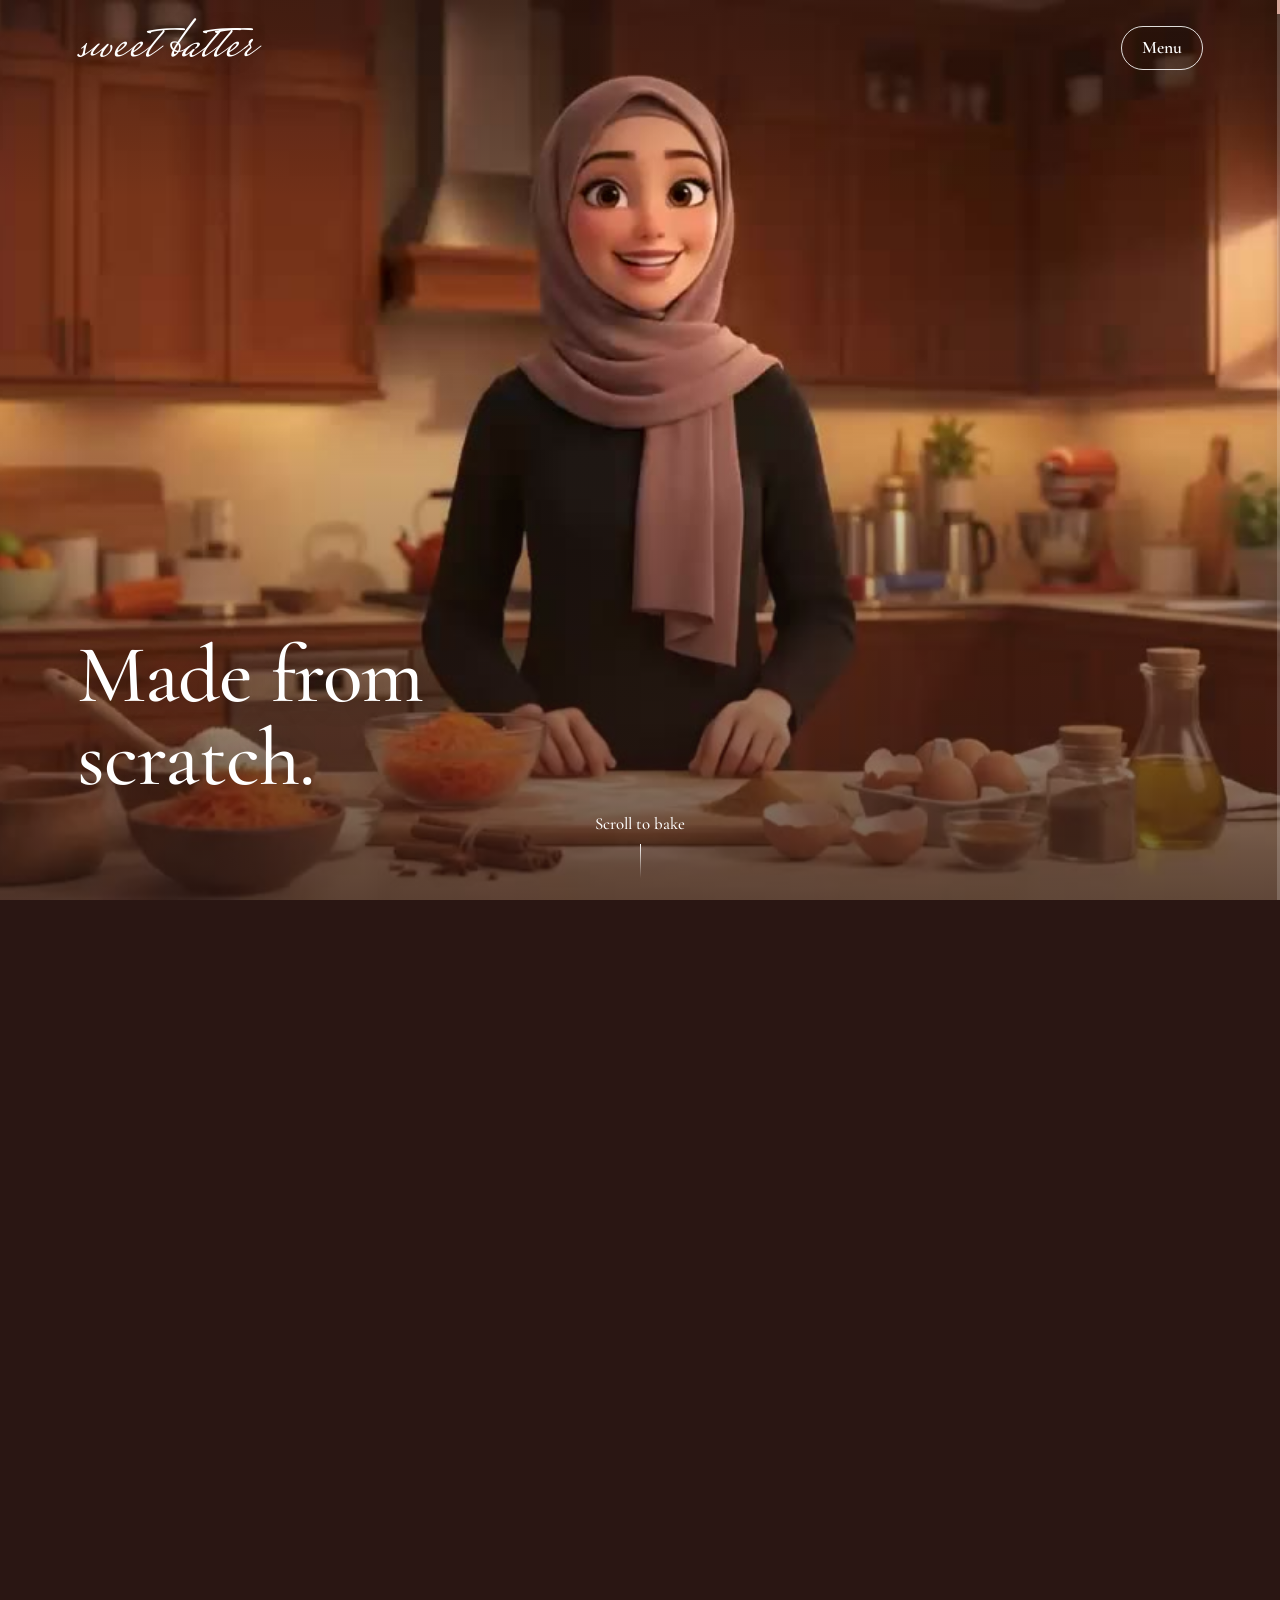
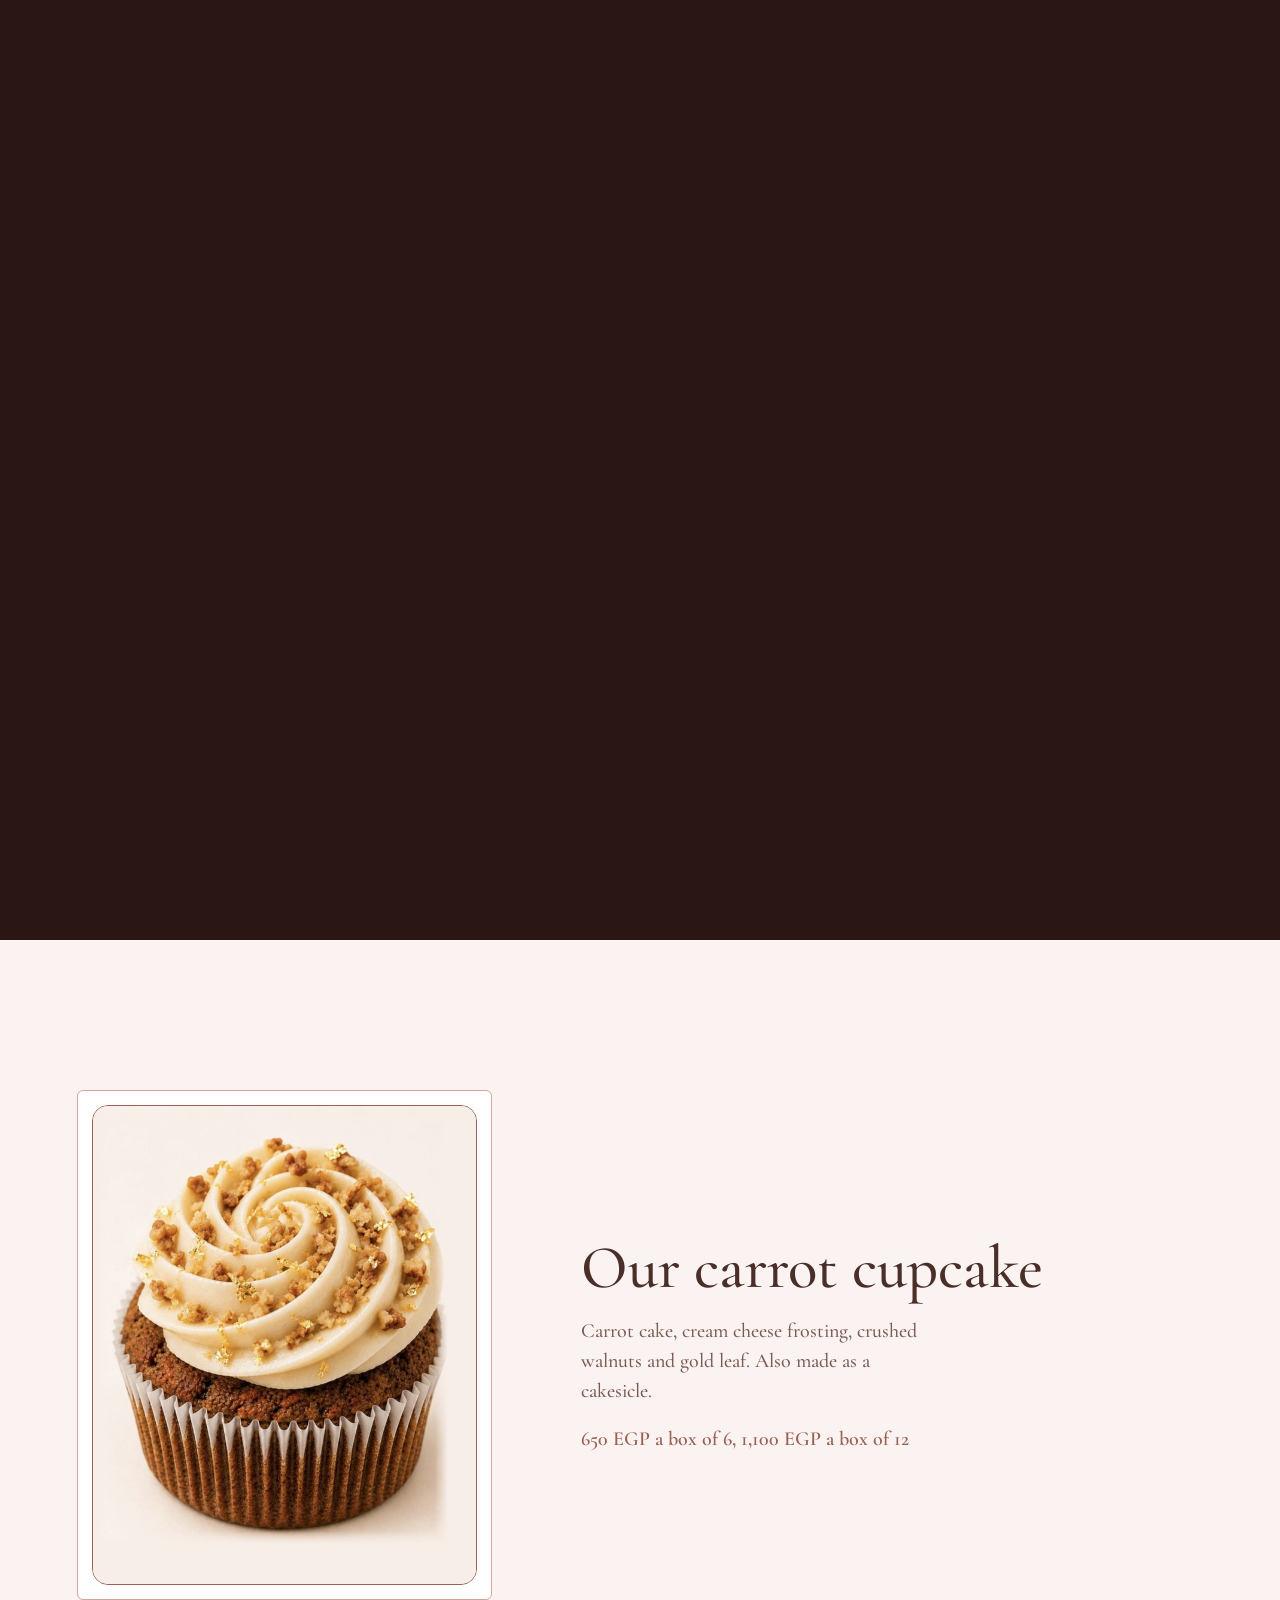
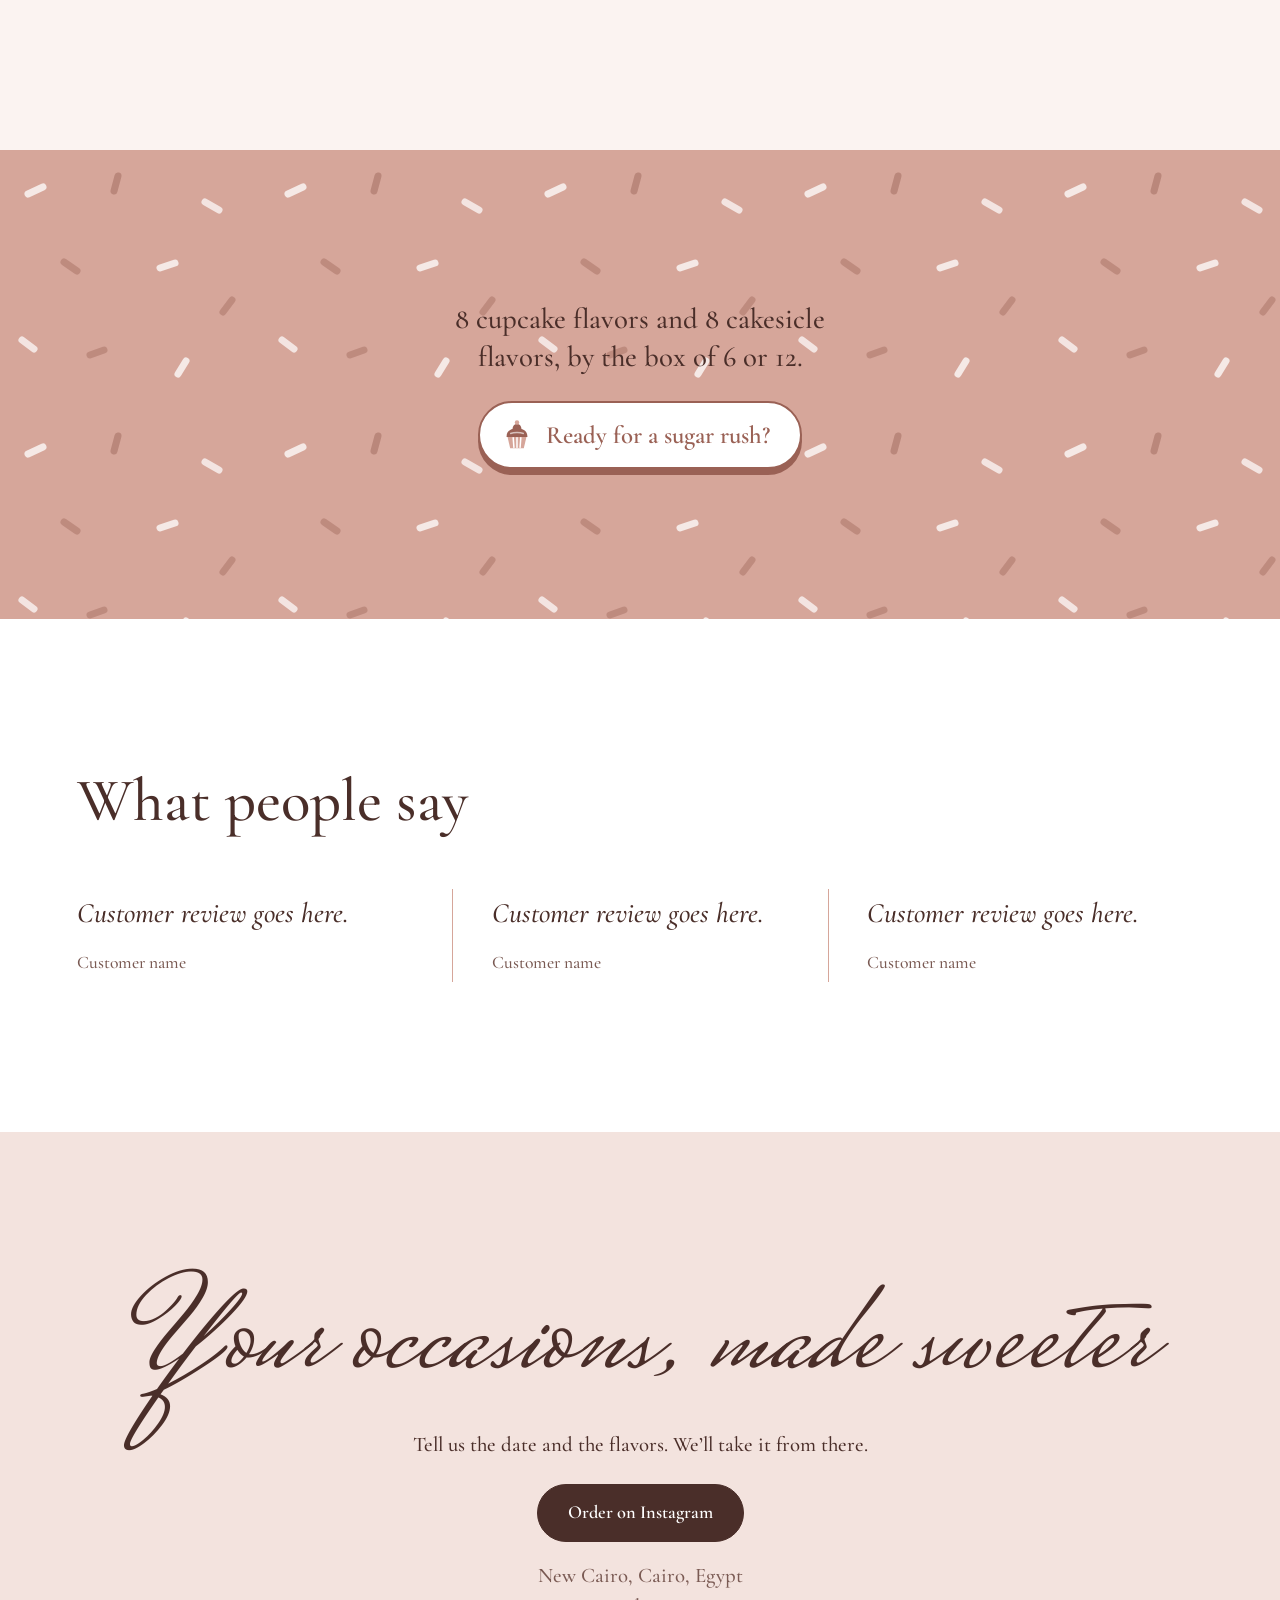
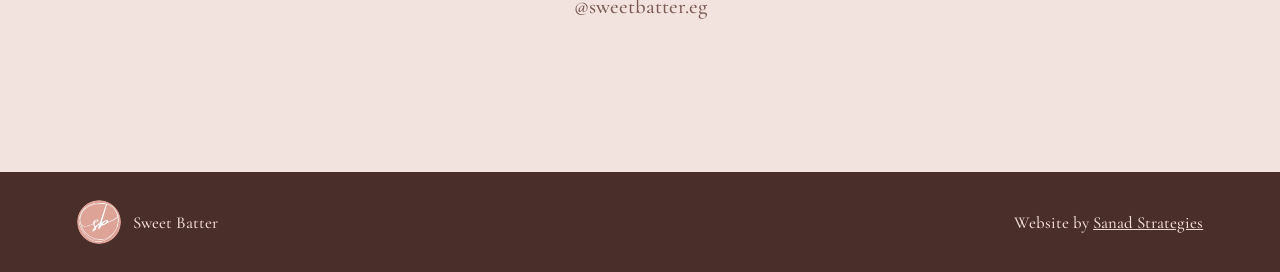
<file: index.html>
<!DOCTYPE html>
<html lang="en">
<head>
<meta charset="utf-8">
<meta name="viewport" content="width=device-width, initial-scale=1, viewport-fit=cover">
<title>Sweet Batter | Premium Cupcakes &amp; Cakesicles in New Cairo</title>
<meta name="description" content="Your occasions, made sweeter. Premium cupcakes and cakesicles in New Cairo, Egypt.">
<meta name="theme-color" content="#d6a69a">
<link rel="icon" href="logo.png">
<link rel="preconnect" href="https://fonts.googleapis.com">
<link rel="preconnect" href="https://fonts.gstatic.com" crossorigin>
<link href="https://fonts.googleapis.com/css2?family=Cormorant+Garamond:ital,wght@0,500;0,600;1,500&family=Mrs+Saint+Delafield&display=swap" rel="stylesheet">
<link rel="stylesheet" href="style.css">
</head>
<body>

<header class="hero" id="hero">
  <div class="stage">
    <video id="vid" muted playsinline preload="auto" poster="poster.jpg" aria-hidden="true" tabindex="-1"></video>
    <a class="mark" href="index.html">sweet batter</a>
    <a class="toplink" href="menu.html">Menu</a>

    <div class="beats">
      <div class="beat on" data-from="0" data-to="0.13">
        <h1>Made from scratch.</h1>
      </div>
      <div class="beat" data-from="0.14" data-to="0.33">
        <h2>Carrot cake batter, folded by hand.</h2>
      </div>
      <div class="beat" data-from="0.34" data-to="0.54">
        <h2>Baked until golden.</h2>
      </div>
      <div class="beat" data-from="0.55" data-to="0.74">
        <h2>Cream cheese frosting, whipped fresh.</h2>
      </div>
      <div class="beat final" data-from="0.78" data-to="1.01">
        <h2>The Baker&rsquo;s Pick</h2>
        <p>Carrot cake, cream cheese frosting, crushed walnuts and gold leaf.</p>
        <a class="sugar" href="menu.html">
          <svg viewBox="0 0 32 32" aria-hidden="true"><path d="M7 17.5 9.6 28.5h12.8L25 17.5z" fill="#d6a69a"/><path d="M12.4 18.5l.7 9.2M16 18.5v9.2M19.6 18.5l-.7 9.2" stroke="#fff" stroke-width="1.4" stroke-linecap="round"/><path d="M6.2 17.8C6 12.6 9.6 11 11.8 10.4 11.7 7.6 13.6 5.6 16 5.6s4.3 2 4.2 4.8c2.2.6 5.8 2.2 5.6 7.4z" fill="#9a6155"/><path d="M10 14.6c3-1.2 9-1.2 12 0" stroke="#fff" stroke-width="1.3" stroke-linecap="round" opacity=".6" fill="none"/><circle cx="16" cy="4.2" r="2.1" fill="#d6a69a"/></svg>
          <span>Ready for a sugar rush?</span>
        </a>
      </div>
    </div>

    <div class="hint" id="hint" aria-hidden="true">Scroll to bake<i></i></div>
    <div class="bar" aria-hidden="true"><b id="barfill"></b></div>
  </div>
</header>

<main>
  <section class="pad" id="signature">
    <div class="wrap feature">
      <div class="frame"><div><img src="cupcake-bakers-pick.jpg" alt="The Baker's Pick carrot cupcake with cream cheese frosting, crushed walnuts and gold leaf" loading="lazy" width="640" height="800"></div></div>
      <div>
        <h2>Our carrot cupcake</h2>
        <p>Carrot cake, cream cheese frosting, crushed walnuts and gold leaf. Also made as a cakesicle.</p>
        <p class="price">650 EGP a box of 6, 1,100 EGP a box of 12</p>
      </div>
    </div>
  </section>

  <section class="pad rush" id="rush">
    <div class="wrap">
      <p>8 cupcake flavors and 8 cakesicle flavors, by the box of 6 or 12.</p>
      <a class="sugar" href="menu.html">
        <svg viewBox="0 0 32 32" aria-hidden="true"><path d="M7 17.5 9.6 28.5h12.8L25 17.5z" fill="#d6a69a"/><path d="M12.4 18.5l.7 9.2M16 18.5v9.2M19.6 18.5l-.7 9.2" stroke="#fff" stroke-width="1.4" stroke-linecap="round"/><path d="M6.2 17.8C6 12.6 9.6 11 11.8 10.4 11.7 7.6 13.6 5.6 16 5.6s4.3 2 4.2 4.8c2.2.6 5.8 2.2 5.6 7.4z" fill="#9a6155"/><path d="M10 14.6c3-1.2 9-1.2 12 0" stroke="#fff" stroke-width="1.3" stroke-linecap="round" opacity=".6" fill="none"/><circle cx="16" cy="4.2" r="2.1" fill="#d6a69a"/></svg>
        <span>Ready for a sugar rush?</span>
      </a>
    </div>
  </section>

  <section class="pad reviews" id="reviews">
    <div class="wrap">
      <h2 class="title">What people say</h2>
      <div class="quotes">
        <!-- EDIT: paste real reviews from the REVIEWS highlight -->
        <figure class="quote"><blockquote>Customer review goes here.</blockquote><cite>Customer name</cite></figure>
        <figure class="quote"><blockquote>Customer review goes here.</blockquote><cite>Customer name</cite></figure>
        <figure class="quote"><blockquote>Customer review goes here.</blockquote><cite>Customer name</cite></figure>
      </div>
    </div>
  </section>

  <section class="pad order" id="order">
    <div class="wrap">
      <div class="script">Your occasions, made sweeter</div>
      <p>Tell us the date and the flavors. We&rsquo;ll take it from there.</p>
      <a class="btn" href="https://ig.me/m/sweetbatter.eg" target="_blank" rel="noopener">Order on Instagram</a>
      <p class="where">New Cairo, Cairo, Egypt<br>@sweetbatter.eg</p>
    </div>
  </section>
</main>

<footer>
  <div class="brand"><img src="logo.png" alt=""><span>Sweet Batter</span></div>
  <span>Website by <a href="https://sanad-strategies.com/" style="color:inherit;text-decoration:underline">Sanad Strategies</a></span>
</footer>

<script>
(function(){
  var hero  = document.getElementById('hero');
  var vid   = document.getElementById('vid');
  var hint  = document.getElementById('hint');
  var fill  = document.getElementById('barfill');
  var beats = Array.prototype.slice.call(document.querySelectorAll('.beat'));
  var reduce = window.matchMedia('(prefers-reduced-motion: reduce)').matches;
  var portrait = window.matchMedia('(max-aspect-ratio: 1/1)').matches || window.innerWidth <= 820;

  vid.src = portrait ? 'hero-phone.mp4' : 'hero.mp4';
  vid.load();

  var duration = 0, target = 0, current = 0, unlocked = false;
  function clamp(v,a,b){ return Math.max(a, Math.min(b, v)); }

  function showFinal(){
    document.documentElement.classList.add('static');
    beats.forEach(function(b){ b.classList.toggle('on', b.classList.contains('final')); });
    if (duration) vid.currentTime = Math.max(0, duration - 0.05);
    else vid.addEventListener('loadedmetadata', function(){ vid.currentTime = Math.max(0, vid.duration - 0.05); }, {once:true});
  }

  vid.addEventListener('loadedmetadata', function(){ duration = vid.duration || 0; });
  vid.addEventListener('error', function(){ vid.removeAttribute('src'); });

  if (reduce){ showFinal(); return; }

  /* Mobile browsers only allow seeking after a first user-initiated play. */
  function unlock(){
    if (unlocked) return; unlocked = true;
    var p = vid.play();
    if (p && p.then) p.then(function(){ vid.pause(); }).catch(function(){});
    else vid.pause();
  }
  window.addEventListener('touchstart', unlock, {passive:true, once:true});
  window.addEventListener('pointerdown', unlock, {passive:true, once:true});
  window.addEventListener('scroll', unlock, {passive:true, once:true});

  function readProgress(){
    var total = hero.offsetHeight - window.innerHeight;
    var top = hero.getBoundingClientRect().top;
    return clamp(-top / total, 0, 1);
  }
  function updateBeats(p){
    beats.forEach(function(b){
      var from = parseFloat(b.dataset.from), to = parseFloat(b.dataset.to);
      b.classList.toggle('on', p >= from && p <= to);
    });
    hint.classList.toggle('hide', p > 0.02);
    fill.style.height = (p * 100).toFixed(1) + '%';
  }
  function tick(){
    target = readProgress();
    current += (target - current) * 0.18;
    if (Math.abs(target - current) < 0.0004) current = target;
    if (duration && !vid.seeking){
      var t = current * duration;
      if (Math.abs(vid.currentTime - t) > 0.012) vid.currentTime = t;
    }
    updateBeats(current);
    requestAnimationFrame(tick);
  }
  requestAnimationFrame(tick);
})();
</script>
<!-- Cloudflare Web Analytics --><script type='module' src='https://static.cloudflareinsights.com/beacon.min.js' data-cf-beacon='{"token": "be84ea1fd5b64f1d8b144b6c0d25bad8"}'></script><!-- End Cloudflare Web Analytics -->
</body>
</html>
</file>
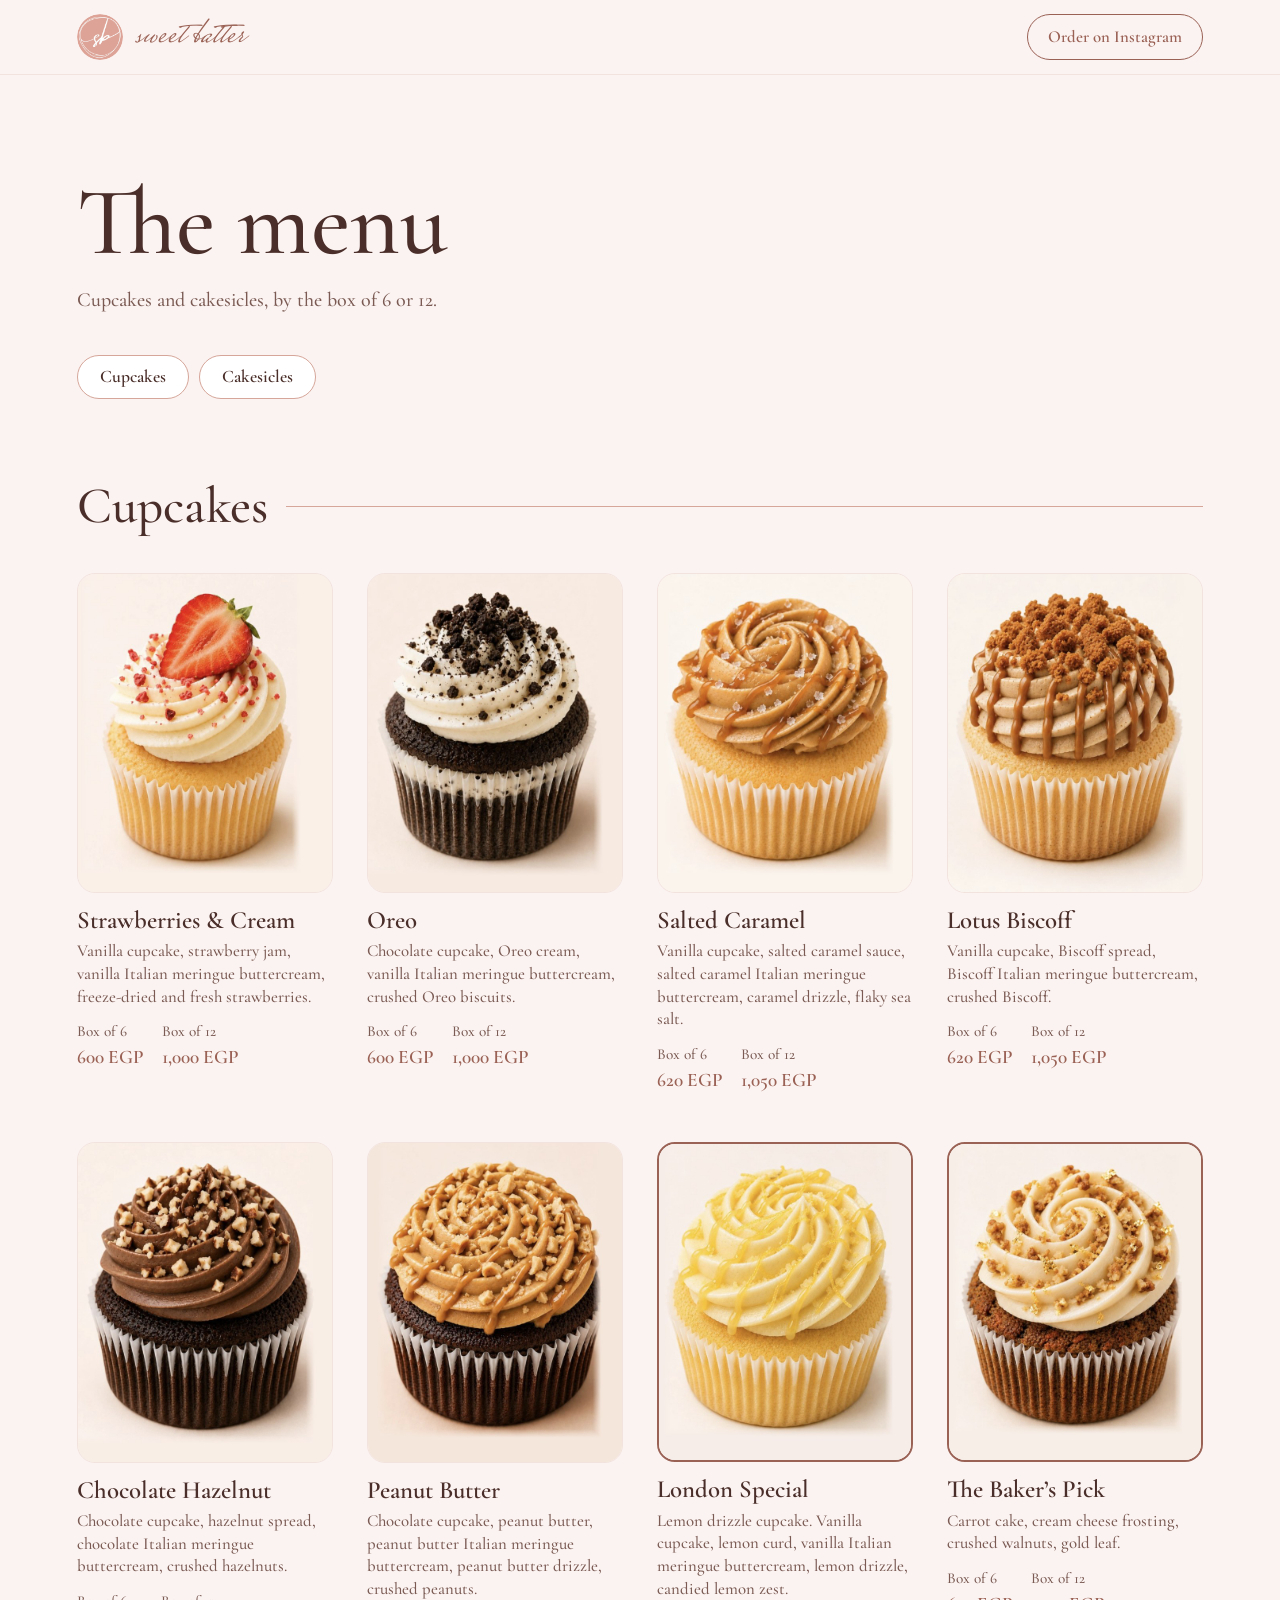
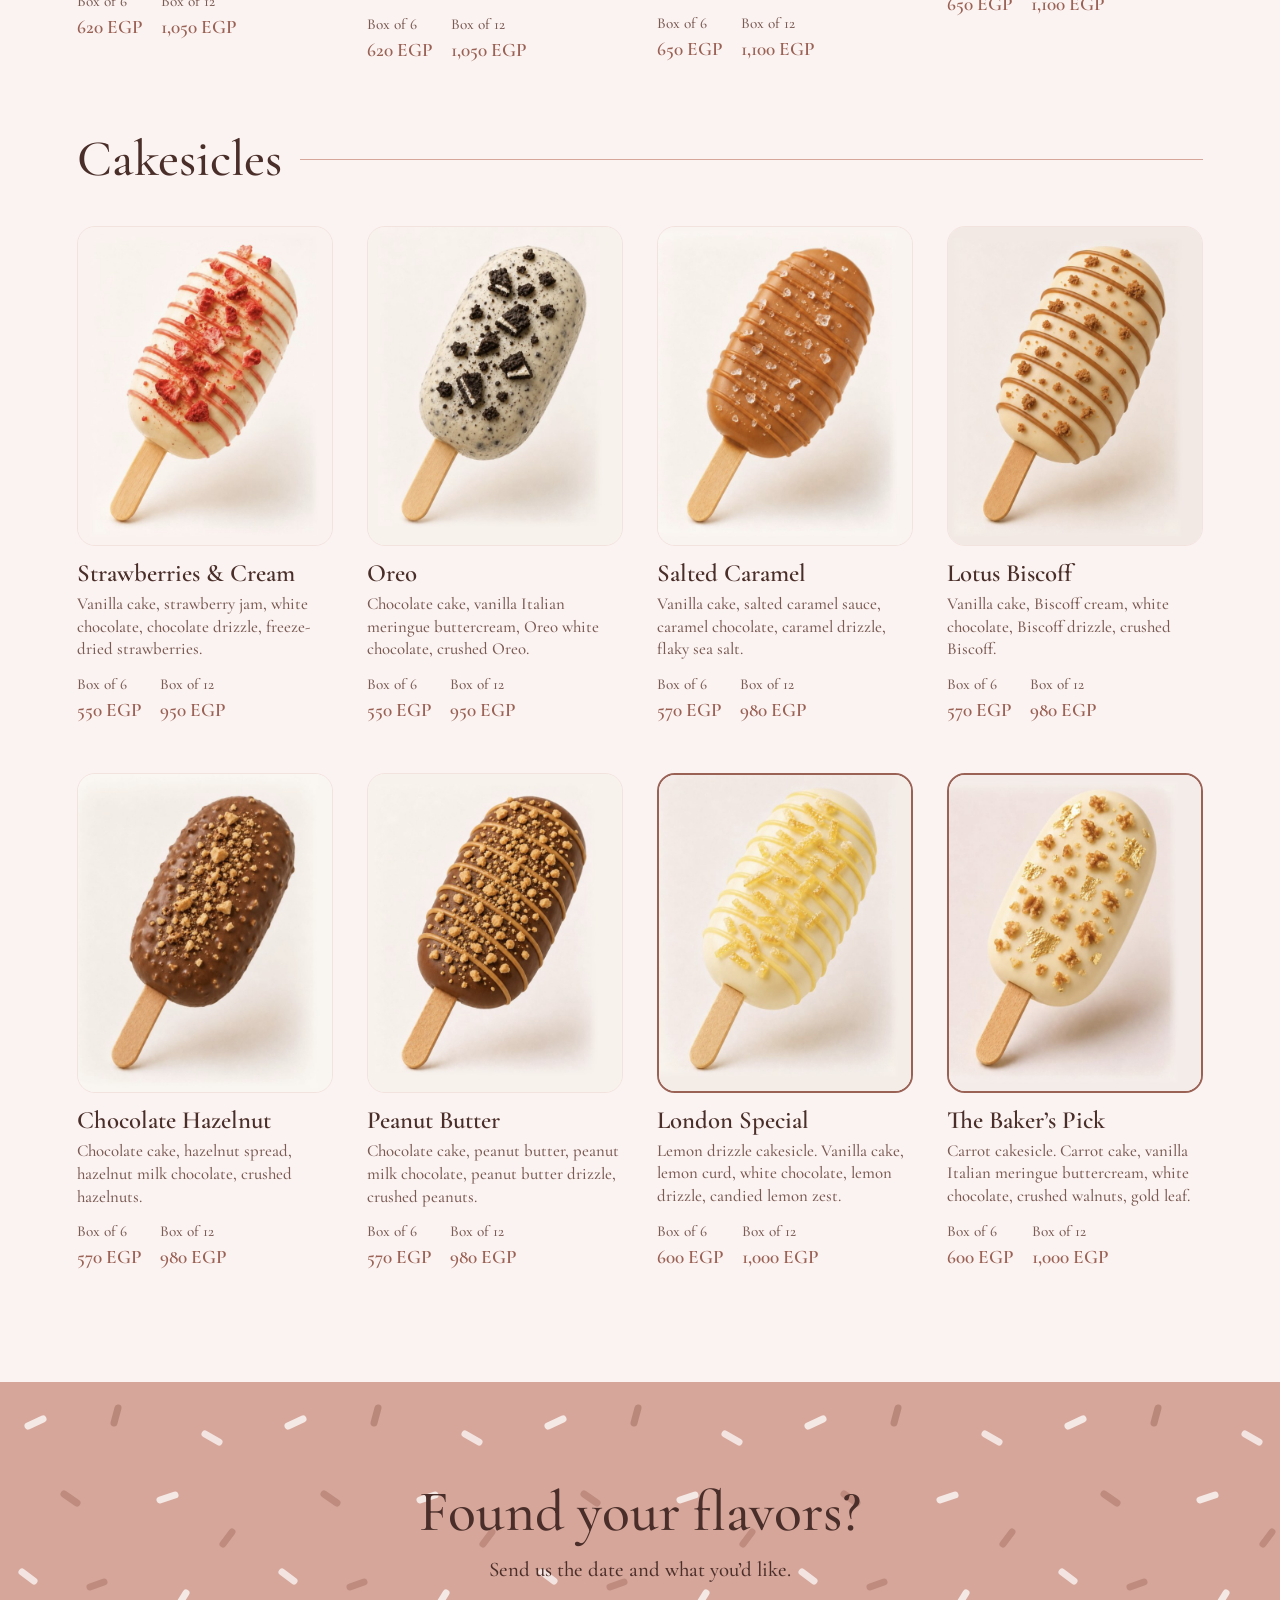
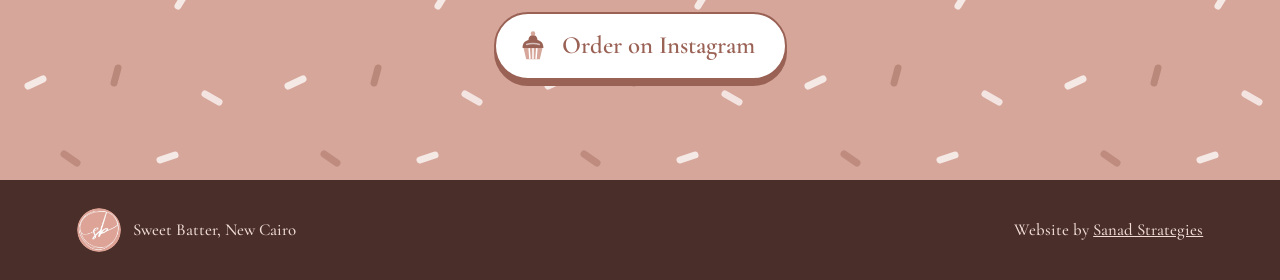
<file: menu.html>
<!DOCTYPE html>
<html lang="en">
<head>
<meta charset="utf-8">
<meta name="viewport" content="width=device-width, initial-scale=1, viewport-fit=cover">
<title>Menu | Sweet Batter</title>
<meta name="description" content="Sweet Batter cupcakes and cakesicles, by the box of 6 or 12. New Cairo, Egypt.">
<meta name="theme-color" content="#d6a69a">
<link rel="icon" href="logo.png">
<link rel="preconnect" href="https://fonts.googleapis.com">
<link rel="preconnect" href="https://fonts.gstatic.com" crossorigin>
<link href="https://fonts.googleapis.com/css2?family=Cormorant+Garamond:ital,wght@0,500;0,600;1,500&family=Mrs+Saint+Delafield&display=swap" rel="stylesheet">
<link rel="stylesheet" href="style.css">
</head>
<body>

<header class="topbar">
  <a class="brand" href="index.html" aria-label="Sweet Batter home"><img src="logo.png" alt=""><span>sweet batter</span></a>
  <a class="pill-link" href="https://ig.me/m/sweetbatter.eg" target="_blank" rel="noopener">Order on Instagram</a>
</header>

<main>
  <section class="intro">
    <h1>The menu</h1>
    <p>Cupcakes and cakesicles, by the box of 6 or 12.</p>
    <nav class="tabs" aria-label="Menu sections">
      <a href="#cupcakes">Cupcakes</a>
      <a href="#cakesicles">Cakesicles</a>
    </nav>
  </section>

  <section class="group" aria-labelledby="cupcakes">
    <h2 id="cupcakes">Cupcakes</h2>
    <div class="grid">
      <article class="item">
        <div class="shot"><img src="cupcake-strawberries-and-cream.jpg" alt="Strawberries and Cream cupcake" loading="lazy" width="640" height="800"></div>
        <h3>Strawberries &amp; Cream</h3>
        <p class="ing">Vanilla cupcake, strawberry jam, vanilla Italian meringue buttercream, freeze-dried and fresh strawberries.</p>
        <dl class="prices"><div><dt>Box of 6</dt><dd>600 EGP</dd></div><div><dt>Box of 12</dt><dd>1,000 EGP</dd></div></dl>
      </article>
      <article class="item">
        <div class="shot"><img src="cupcake-oreo.jpg" alt="Oreo cupcake" loading="lazy" width="640" height="800"></div>
        <h3>Oreo</h3>
        <p class="ing">Chocolate cupcake, Oreo cream, vanilla Italian meringue buttercream, crushed Oreo biscuits.</p>
        <dl class="prices"><div><dt>Box of 6</dt><dd>600 EGP</dd></div><div><dt>Box of 12</dt><dd>1,000 EGP</dd></div></dl>
      </article>
      <article class="item">
        <div class="shot"><img src="cupcake-salted-caramel.jpg" alt="Salted Caramel cupcake" loading="lazy" width="640" height="800"></div>
        <h3>Salted Caramel</h3>
        <p class="ing">Vanilla cupcake, salted caramel sauce, salted caramel Italian meringue buttercream, caramel drizzle, flaky sea salt.</p>
        <dl class="prices"><div><dt>Box of 6</dt><dd>620 EGP</dd></div><div><dt>Box of 12</dt><dd>1,050 EGP</dd></div></dl>
      </article>
      <article class="item">
        <div class="shot"><img src="cupcake-lotus-biscoff.jpg" alt="Lotus Biscoff cupcake" loading="lazy" width="640" height="800"></div>
        <h3>Lotus Biscoff</h3>
        <p class="ing">Vanilla cupcake, Biscoff spread, Biscoff Italian meringue buttercream, crushed Biscoff.</p>
        <dl class="prices"><div><dt>Box of 6</dt><dd>620 EGP</dd></div><div><dt>Box of 12</dt><dd>1,050 EGP</dd></div></dl>
      </article>
      <article class="item">
        <div class="shot"><img src="cupcake-chocolate-hazelnut.jpg" alt="Chocolate Hazelnut cupcake" loading="lazy" width="640" height="800"></div>
        <h3>Chocolate Hazelnut</h3>
        <p class="ing">Chocolate cupcake, hazelnut spread, chocolate Italian meringue buttercream, crushed hazelnuts.</p>
        <dl class="prices"><div><dt>Box of 6</dt><dd>620 EGP</dd></div><div><dt>Box of 12</dt><dd>1,050 EGP</dd></div></dl>
      </article>
      <article class="item">
        <div class="shot"><img src="cupcake-peanut-butter.jpg" alt="Peanut Butter cupcake" loading="lazy" width="640" height="800"></div>
        <h3>Peanut Butter</h3>
        <p class="ing">Chocolate cupcake, peanut butter, peanut butter Italian meringue buttercream, peanut butter drizzle, crushed peanuts.</p>
        <dl class="prices"><div><dt>Box of 6</dt><dd>620 EGP</dd></div><div><dt>Box of 12</dt><dd>1,050 EGP</dd></div></dl>
      </article>
      <article class="item feat">
        <div class="shot"><img src="cupcake-london-special.jpg" alt="London Special cupcake" loading="lazy" width="640" height="800"></div>
        <h3>London Special</h3>
        <p class="ing">Lemon drizzle cupcake. Vanilla cupcake, lemon curd, vanilla Italian meringue buttercream, lemon drizzle, candied lemon zest.</p>
        <dl class="prices"><div><dt>Box of 6</dt><dd>650 EGP</dd></div><div><dt>Box of 12</dt><dd>1,100 EGP</dd></div></dl>
      </article>
      <article class="item feat">
        <div class="shot"><img src="cupcake-bakers-pick.jpg" alt="The Baker's Pick cupcake" loading="lazy" width="640" height="800"></div>
        <h3>The Baker&rsquo;s Pick</h3>
        <p class="ing">Carrot cake, cream cheese frosting, crushed walnuts, gold leaf.</p>
        <dl class="prices"><div><dt>Box of 6</dt><dd>650 EGP</dd></div><div><dt>Box of 12</dt><dd>1,100 EGP</dd></div></dl>
      </article>
    </div>
  </section>

  <section class="group" aria-labelledby="cakesicles">
    <h2 id="cakesicles">Cakesicles</h2>
    <div class="grid">
      <article class="item">
        <div class="shot"><img src="cakesicle-strawberries-and-cream.jpg" alt="Strawberries and Cream cakesicle" loading="lazy" width="640" height="800"></div>
        <h3>Strawberries &amp; Cream</h3>
        <p class="ing">Vanilla cake, strawberry jam, white chocolate, chocolate drizzle, freeze-dried strawberries.</p>
        <dl class="prices"><div><dt>Box of 6</dt><dd>550 EGP</dd></div><div><dt>Box of 12</dt><dd>950 EGP</dd></div></dl>
      </article>
      <article class="item">
        <div class="shot"><img src="cakesicle-oreo.jpg" alt="Oreo cakesicle" loading="lazy" width="640" height="800"></div>
        <h3>Oreo</h3>
        <p class="ing">Chocolate cake, vanilla Italian meringue buttercream, Oreo white chocolate, crushed Oreo.</p>
        <dl class="prices"><div><dt>Box of 6</dt><dd>550 EGP</dd></div><div><dt>Box of 12</dt><dd>950 EGP</dd></div></dl>
      </article>
      <article class="item">
        <div class="shot"><img src="cakesicle-salted-caramel.jpg" alt="Salted Caramel cakesicle" loading="lazy" width="640" height="800"></div>
        <h3>Salted Caramel</h3>
        <p class="ing">Vanilla cake, salted caramel sauce, caramel chocolate, caramel drizzle, flaky sea salt.</p>
        <dl class="prices"><div><dt>Box of 6</dt><dd>570 EGP</dd></div><div><dt>Box of 12</dt><dd>980 EGP</dd></div></dl>
      </article>
      <article class="item">
        <div class="shot"><img src="cakesicle-lotus-biscoff.jpg" alt="Lotus Biscoff cakesicle" loading="lazy" width="640" height="800"></div>
        <h3>Lotus Biscoff</h3>
        <p class="ing">Vanilla cake, Biscoff cream, white chocolate, Biscoff drizzle, crushed Biscoff.</p>
        <dl class="prices"><div><dt>Box of 6</dt><dd>570 EGP</dd></div><div><dt>Box of 12</dt><dd>980 EGP</dd></div></dl>
      </article>
      <article class="item">
        <div class="shot"><img src="cakesicle-chocolate-hazelnut.jpg" alt="Chocolate Hazelnut cakesicle" loading="lazy" width="640" height="800"></div>
        <h3>Chocolate Hazelnut</h3>
        <p class="ing">Chocolate cake, hazelnut spread, hazelnut milk chocolate, crushed hazelnuts.</p>
        <dl class="prices"><div><dt>Box of 6</dt><dd>570 EGP</dd></div><div><dt>Box of 12</dt><dd>980 EGP</dd></div></dl>
      </article>
      <article class="item">
        <div class="shot"><img src="cakesicle-peanut-butter.jpg" alt="Peanut Butter cakesicle" loading="lazy" width="640" height="800"></div>
        <h3>Peanut Butter</h3>
        <p class="ing">Chocolate cake, peanut butter, peanut milk chocolate, peanut butter drizzle, crushed peanuts.</p>
        <dl class="prices"><div><dt>Box of 6</dt><dd>570 EGP</dd></div><div><dt>Box of 12</dt><dd>980 EGP</dd></div></dl>
      </article>
      <article class="item feat">
        <div class="shot"><img src="cakesicle-london-special.jpg" alt="London Special cakesicle" loading="lazy" width="640" height="800"></div>
        <h3>London Special</h3>
        <p class="ing">Lemon drizzle cakesicle. Vanilla cake, lemon curd, white chocolate, lemon drizzle, candied lemon zest.</p>
        <dl class="prices"><div><dt>Box of 6</dt><dd>600 EGP</dd></div><div><dt>Box of 12</dt><dd>1,000 EGP</dd></div></dl>
      </article>
      <article class="item feat">
        <div class="shot"><img src="cakesicle-bakers-pick.jpg" alt="The Baker's Pick cakesicle" loading="lazy" width="640" height="800"></div>
        <h3>The Baker&rsquo;s Pick</h3>
        <p class="ing">Carrot cakesicle. Carrot cake, vanilla Italian meringue buttercream, white chocolate, crushed walnuts, gold leaf.</p>
        <dl class="prices"><div><dt>Box of 6</dt><dd>600 EGP</dd></div><div><dt>Box of 12</dt><dd>1,000 EGP</dd></div></dl>
      </article>
    </div>
  </section>

  <section class="menu-end">
    <h2>Found your flavors?</h2>
    <p>Send us the date and what you&rsquo;d like.</p>
    <a class="sugar" href="https://ig.me/m/sweetbatter.eg" target="_blank" rel="noopener"><svg viewBox="0 0 32 32" aria-hidden="true"><path d="M7 17.5 9.6 28.5h12.8L25 17.5z" fill="#d6a69a"/><path d="M12.4 18.5l.7 9.2M16 18.5v9.2M19.6 18.5l-.7 9.2" stroke="#fff" stroke-width="1.4" stroke-linecap="round"/><path d="M6.2 17.8C6 12.6 9.6 11 11.8 10.4 11.7 7.6 13.6 5.6 16 5.6s4.3 2 4.2 4.8c2.2.6 5.8 2.2 5.6 7.4z" fill="#9a6155"/><path d="M10 14.6c3-1.2 9-1.2 12 0" stroke="#fff" stroke-width="1.3" stroke-linecap="round" opacity=".6" fill="none"/><circle cx="16" cy="4.2" r="2.1" fill="#d6a69a"/></svg><span>Order on Instagram</span></a>
  </section>
</main>

<footer>
  <div class="brand"><img src="logo.png" alt=""><span>Sweet Batter, New Cairo</span></div>
  <span>Website by <a href="https://sanad-strategies.com/" style="color:inherit;text-decoration:underline">Sanad Strategies</a></span>
</footer>

<!-- Cloudflare Web Analytics --><script type='module' src='https://static.cloudflareinsights.com/beacon.min.js' data-cf-beacon='{"token": "be84ea1fd5b64f1d8b144b6c0d25bad8"}'></script><!-- End Cloudflare Web Analytics -->
</body>
</html>
</file>
<file: style.css>
/* Sweet Batter — palette comes from the logo: dusty rose and white */
:root{
  --rose:#d6a69a;        /* sampled from the logo */
  --rose-deep:#9a6155;   /* darker rose for text, prices and shadows */
  --rose-soft:#f3e3de;   /* light tint */
  --rose-pale:#fbf3f1;   /* page background */
  --white:#ffffff;
  --ink:#4a2e29;
  --ink-soft:#7a5a53;
  --serif:"Cormorant Garamond", Georgia, "Times New Roman", serif;
  --script:"Mrs Saint Delafield", "Snell Roundhand", cursive;
  --sprinkles:url("data:image/svg+xml,%3Csvg xmlns='http://www.w3.org/2000/svg' width='260' height='260'%3E%3Cg stroke-linecap='round' stroke-width='7'%3E%3Cpath d='M28 44l15-7' stroke='%23fff' stroke-opacity='.75'/%3E%3Cpath d='M118 26l-4 15' stroke='%239a6155' stroke-opacity='.45'/%3E%3Cpath d='M205 52l14 8' stroke='%23fff' stroke-opacity='.7'/%3E%3Cpath d='M64 112l13 9' stroke='%239a6155' stroke-opacity='.4'/%3E%3Cpath d='M160 118l15-5' stroke='%23fff' stroke-opacity='.75'/%3E%3Cpath d='M232 150l-9 12' stroke='%239a6155' stroke-opacity='.4'/%3E%3Cpath d='M22 190l12 9' stroke='%23fff' stroke-opacity='.7'/%3E%3Cpath d='M104 200l-14 5' stroke='%239a6155' stroke-opacity='.4'/%3E%3Cpath d='M178 224l8-13' stroke='%23fff' stroke-opacity='.75'/%3E%3C/g%3E%3C/svg%3E");
}
*{box-sizing:border-box;margin:0;padding:0}
html{scroll-behavior:smooth;-webkit-text-size-adjust:100%}
body{
  background:var(--rose-pale);color:var(--ink);
  font-family:var(--serif);font-weight:500;font-size:1.25rem;line-height:1.5;
  -webkit-font-smoothing:antialiased;
}
a{color:inherit}
img{max-width:100%}
:focus-visible{outline:2px solid var(--rose-deep);outline-offset:3px}

/* ---------- Buttons ---------- */
.btn{
  display:inline-block;margin-top:24px;padding:14px 30px;border-radius:999px;
  background:var(--ink);color:var(--white);text-decoration:none;font-weight:600;font-size:1.15rem;
  border:1px solid var(--ink);transition:background .2s,color .2s;
}
.btn:hover{background:transparent;color:var(--ink)}

/* The "sugar rush" button: a sticker-style pill that presses down */
.sugar{
  display:inline-flex;align-items:center;gap:12px;margin-top:26px;
  padding:15px 30px 15px 20px;border-radius:999px;
  background:var(--white);color:var(--rose-deep);text-decoration:none;
  font-weight:600;font-size:clamp(1.25rem,3.4vw,1.55rem);line-height:1.1;
  border:2px solid var(--rose-deep);
  box-shadow:0 6px 0 var(--rose-deep);
  transition:transform .18s ease, box-shadow .18s ease;
  -webkit-tap-highlight-color:transparent;
}
.sugar svg{width:34px;height:34px;flex:none;transform-origin:50% 90%}
.sugar:hover,.sugar:focus-visible{transform:translateY(-3px) rotate(-1.5deg);box-shadow:0 9px 0 var(--rose-deep)}
.sugar:hover svg,.sugar:focus-visible svg{animation:wiggle .5s ease-in-out}
.sugar:active{transform:translateY(4px);box-shadow:0 2px 0 var(--rose-deep)}
@keyframes wiggle{0%,100%{transform:rotate(0)}25%{transform:rotate(-10deg)}75%{transform:rotate(10deg)}}

/* ---------- Home hero: video scrubbed by scroll ---------- */
.hero{position:relative;height:460vh;background:#2a1613}
.stage{position:sticky;top:0;height:100vh;height:100svh;overflow:hidden}
.stage video{position:absolute;inset:0;width:100%;height:100%;object-fit:cover;background:#2a1613}
.stage::after{
  content:"";position:absolute;inset:0;pointer-events:none;
  background:
    linear-gradient(to top, rgba(42,22,19,.72) 0%, rgba(42,22,19,.25) 38%, rgba(42,22,19,0) 62%),
    linear-gradient(to bottom, rgba(42,22,19,.45) 0%, rgba(42,22,19,0) 22%);
}
.mark{
  position:absolute;z-index:3;top:max(18px,env(safe-area-inset-top));left:clamp(22px,6vw,90px);
  font-family:var(--script);font-size:clamp(2.6rem,6vw,3.8rem);line-height:1;color:var(--white);
  text-shadow:0 2px 18px rgba(0,0,0,.35);text-decoration:none;
}
.toplink{
  position:absolute;z-index:3;top:max(26px,calc(env(safe-area-inset-top) + 8px));right:clamp(22px,6vw,90px);
  padding:8px 20px;border:1.5px solid rgba(255,255,255,.85);border-radius:999px;
  color:var(--white);text-decoration:none;font-weight:600;font-size:1.1rem;
  transition:background .2s,color .2s;
}
.toplink:hover{background:var(--white);color:var(--rose-deep)}
.beats{position:absolute;z-index:3;left:0;right:0;bottom:0}
.beat{
  position:absolute;left:clamp(22px,6vw,90px);right:clamp(22px,6vw,90px);bottom:max(11vh,64px);
  color:var(--white);opacity:0;transform:translateY(14px);
  transition:opacity .55s ease, transform .55s ease;pointer-events:none;
}
.beat.on{opacity:1;transform:none}
.beat h1,.beat h2{
  font-weight:500;font-size:clamp(2.4rem,6.4vw,5.6rem);line-height:1.02;letter-spacing:-.01em;
  max-width:14ch;text-shadow:0 2px 24px rgba(0,0,0,.35);
}
.beat p{margin-top:14px;font-size:clamp(1.15rem,2.1vw,1.5rem);max-width:34ch;color:#fbeae4;text-shadow:0 1px 14px rgba(0,0,0,.4)}
.beat.final.on{pointer-events:auto}
.beat.final h2{font-size:clamp(2.4rem,5.2vw,4.6rem);max-width:12ch}
.hint{
  position:absolute;z-index:3;left:50%;bottom:max(22px,env(safe-area-inset-bottom));transform:translateX(-50%);
  color:var(--white);font-size:1.05rem;display:flex;flex-direction:column;align-items:center;gap:8px;transition:opacity .4s;
}
.hint i{display:block;width:1px;height:34px;background:linear-gradient(var(--white),transparent)}
.hint.hide{opacity:0}
.bar{position:absolute;z-index:3;right:0;top:0;width:3px;height:100%;background:rgba(255,255,255,.18)}
.bar b{display:block;width:100%;height:0;background:var(--rose)}

/* ---------- Sections ---------- */
section.pad{padding:clamp(72px,12vw,150px) clamp(22px,6vw,90px)}
.wrap{max-width:1180px;margin:0 auto}
h2.title{font-weight:500;font-size:clamp(2.2rem,5vw,3.8rem);line-height:1.05;margin-bottom:clamp(32px,5vw,56px)}

.frame{border:1px solid var(--rose);padding:14px;border-radius:6px;background:var(--white)}
.frame div{border:1.5px solid var(--rose-deep);border-radius:16px;overflow:hidden;background:var(--rose-pale)}
.frame img{display:block;width:100%;height:auto}

.feature{display:grid;grid-template-columns:minmax(0,.8fr) minmax(0,1.2fr);gap:clamp(36px,7vw,100px);align-items:center}
.feature h2{font-weight:500;font-size:clamp(2.2rem,5vw,3.8rem);line-height:1.05}
.feature p{margin-top:16px;max-width:36ch;color:var(--ink-soft)}
.feature .price{margin-top:18px;color:var(--rose-deep);font-weight:600}

.rush{background:var(--rose) var(--sprinkles);background-size:260px 260px;text-align:center}
.rush p{max-width:30ch;margin:0 auto;font-size:clamp(1.35rem,3vw,1.8rem);line-height:1.3}

.reviews{background:var(--white)}
.quotes{display:grid;grid-template-columns:repeat(3,minmax(0,1fr))}
.quote{padding:6px clamp(18px,3vw,40px)}
.quote + .quote{border-left:1px solid var(--rose)}
.quote:first-child{padding-left:0}
.quote:last-child{padding-right:0}
.quote blockquote{font-style:italic;font-size:clamp(1.4rem,2.2vw,1.8rem);line-height:1.3}
.quote cite{display:block;margin-top:18px;font-style:normal;color:var(--ink-soft);font-size:1.1rem}

.order{background:var(--rose-soft);text-align:center}
.order .script{font-family:var(--script);font-weight:400;color:var(--ink);font-size:clamp(3.4rem,11vw,8.5rem);line-height:.95}
.order p{margin-top:18px;font-size:1.3rem}
.where{margin-top:26px;font-size:1.1rem;color:var(--ink-soft)}

footer{
  background:var(--ink);color:#f0dcd5;padding:28px clamp(22px,6vw,90px);
  display:flex;align-items:center;justify-content:space-between;gap:18px;flex-wrap:wrap;font-size:1.05rem;
}
footer .brand{display:flex;align-items:center;gap:12px}
footer img{width:44px;height:44px;border-radius:50%;display:block}

/* ---------- Menu page ---------- */
.topbar{
  display:flex;align-items:center;justify-content:space-between;gap:16px;
  padding:14px clamp(22px,6vw,90px);background:var(--rose-pale);
  border-bottom:1px solid var(--rose-soft);
}
.topbar .brand{display:flex;align-items:center;gap:12px;text-decoration:none}
.topbar .brand img{width:46px;height:46px;border-radius:50%;display:block}
.topbar .brand span{font-family:var(--script);font-size:2.4rem;line-height:1;color:var(--rose-deep);white-space:nowrap}
.pill-link{padding:9px 20px;border:1.5px solid var(--rose-deep);border-radius:999px;color:var(--rose-deep);text-decoration:none;font-weight:600;font-size:1.05rem;white-space:nowrap;transition:background .2s,color .2s}
.pill-link:hover{background:var(--rose-deep);color:var(--white)}

.intro{padding:clamp(48px,8vw,100px) clamp(22px,6vw,90px) 0}
.intro h1{font-weight:500;font-size:clamp(2.8rem,8vw,6rem);line-height:1}
.intro p{margin-top:14px;color:var(--ink-soft);max-width:40ch}
.tabs{display:flex;gap:10px;margin-top:28px;position:sticky;top:0;z-index:5;padding:12px 0;background:var(--rose-pale)}
.tabs a{padding:8px 22px;border-radius:999px;background:var(--white);border:1.5px solid var(--rose);text-decoration:none;font-weight:600;font-size:1.1rem;transition:background .2s,border-color .2s}
.tabs a:hover{background:var(--rose-soft);border-color:var(--rose-deep)}

.group{padding:clamp(34px,6vw,70px) clamp(22px,6vw,90px) 0}
.group h2{font-weight:500;font-size:clamp(2rem,4.5vw,3.2rem);line-height:1;display:flex;align-items:center;gap:18px;margin-bottom:clamp(22px,4vw,40px);scroll-margin-top:84px}
.group h2::after{content:"";flex:1;height:1px;background:var(--rose)}
.grid{display:grid;grid-template-columns:repeat(4,minmax(0,1fr));gap:clamp(28px,4vw,48px) clamp(18px,2.6vw,34px)}
.item .shot{border-radius:18px;overflow:hidden;background:var(--white);border:1px solid var(--rose-soft)}
.item.feat .shot{border:2px solid var(--rose-deep)}
.item .shot img{display:block;width:100%;height:auto;aspect-ratio:4/5;object-fit:cover}
.item h3{margin-top:14px;font-weight:600;font-size:1.55rem;line-height:1.1}
.item .ing{margin-top:6px;font-size:1.05rem;line-height:1.35;color:var(--ink-soft)}
.prices{display:flex;gap:18px;margin-top:12px;flex-wrap:wrap}
.prices div{display:flex;flex-direction:column}
.prices dt{font-size:.95rem;color:var(--ink-soft)}
.prices dd{font-weight:600;font-size:1.2rem;color:var(--rose-deep)}

.menu-end{margin-top:clamp(56px,9vw,110px);padding:clamp(56px,9vw,100px) clamp(22px,6vw,90px);background:var(--rose) var(--sprinkles);background-size:260px 260px;text-align:center}
.menu-end h2{font-weight:500;font-size:clamp(2.2rem,5vw,3.6rem);line-height:1.05}
.menu-end p{margin-top:12px;font-size:1.3rem}

/* ---------- Phone ---------- */
@media (max-width:980px){
  .grid{grid-template-columns:repeat(2,minmax(0,1fr))}
}
@media (max-width:480px){
  .topbar .brand span{display:none}
}
@media (max-width:820px){
  body{font-size:1.2rem}
  .hero{height:420vh}
  .beat{bottom:max(15vh,96px)}
  .bar{width:2px}
  .feature{grid-template-columns:1fr}
  .quotes{grid-template-columns:1fr}
  .quote,.quote:first-child,.quote:last-child{padding:26px 0}
  .quote + .quote{border-left:0;border-top:1px solid var(--rose)}
  .quote:first-child{padding-top:0}
  .topbar .brand span{font-size:1.9rem}
  .topbar .brand img{width:40px;height:40px}
  .pill-link{padding:8px 14px;font-size:.98rem}
  .item h3{font-size:1.35rem}
  .item .ing{font-size:1rem}
  .prices{display:grid;grid-template-columns:auto auto;justify-content:start;gap:4px 14px}
  .prices dd{font-size:1.02rem;white-space:nowrap}
}

/* ---------- Reduced motion ---------- */
.static .hero{height:auto}
.static .stage{position:relative}
.static .beat:not(.final){display:none}
.static .hint,.static .bar{display:none}
@media (prefers-reduced-motion:reduce){
  html{scroll-behavior:auto}
  .beat{transition:none}
  .sugar,.sugar:hover,.sugar:active{transition:none;transform:none}
  .sugar:hover svg,.sugar:focus-visible svg{animation:none}
}
</file>
